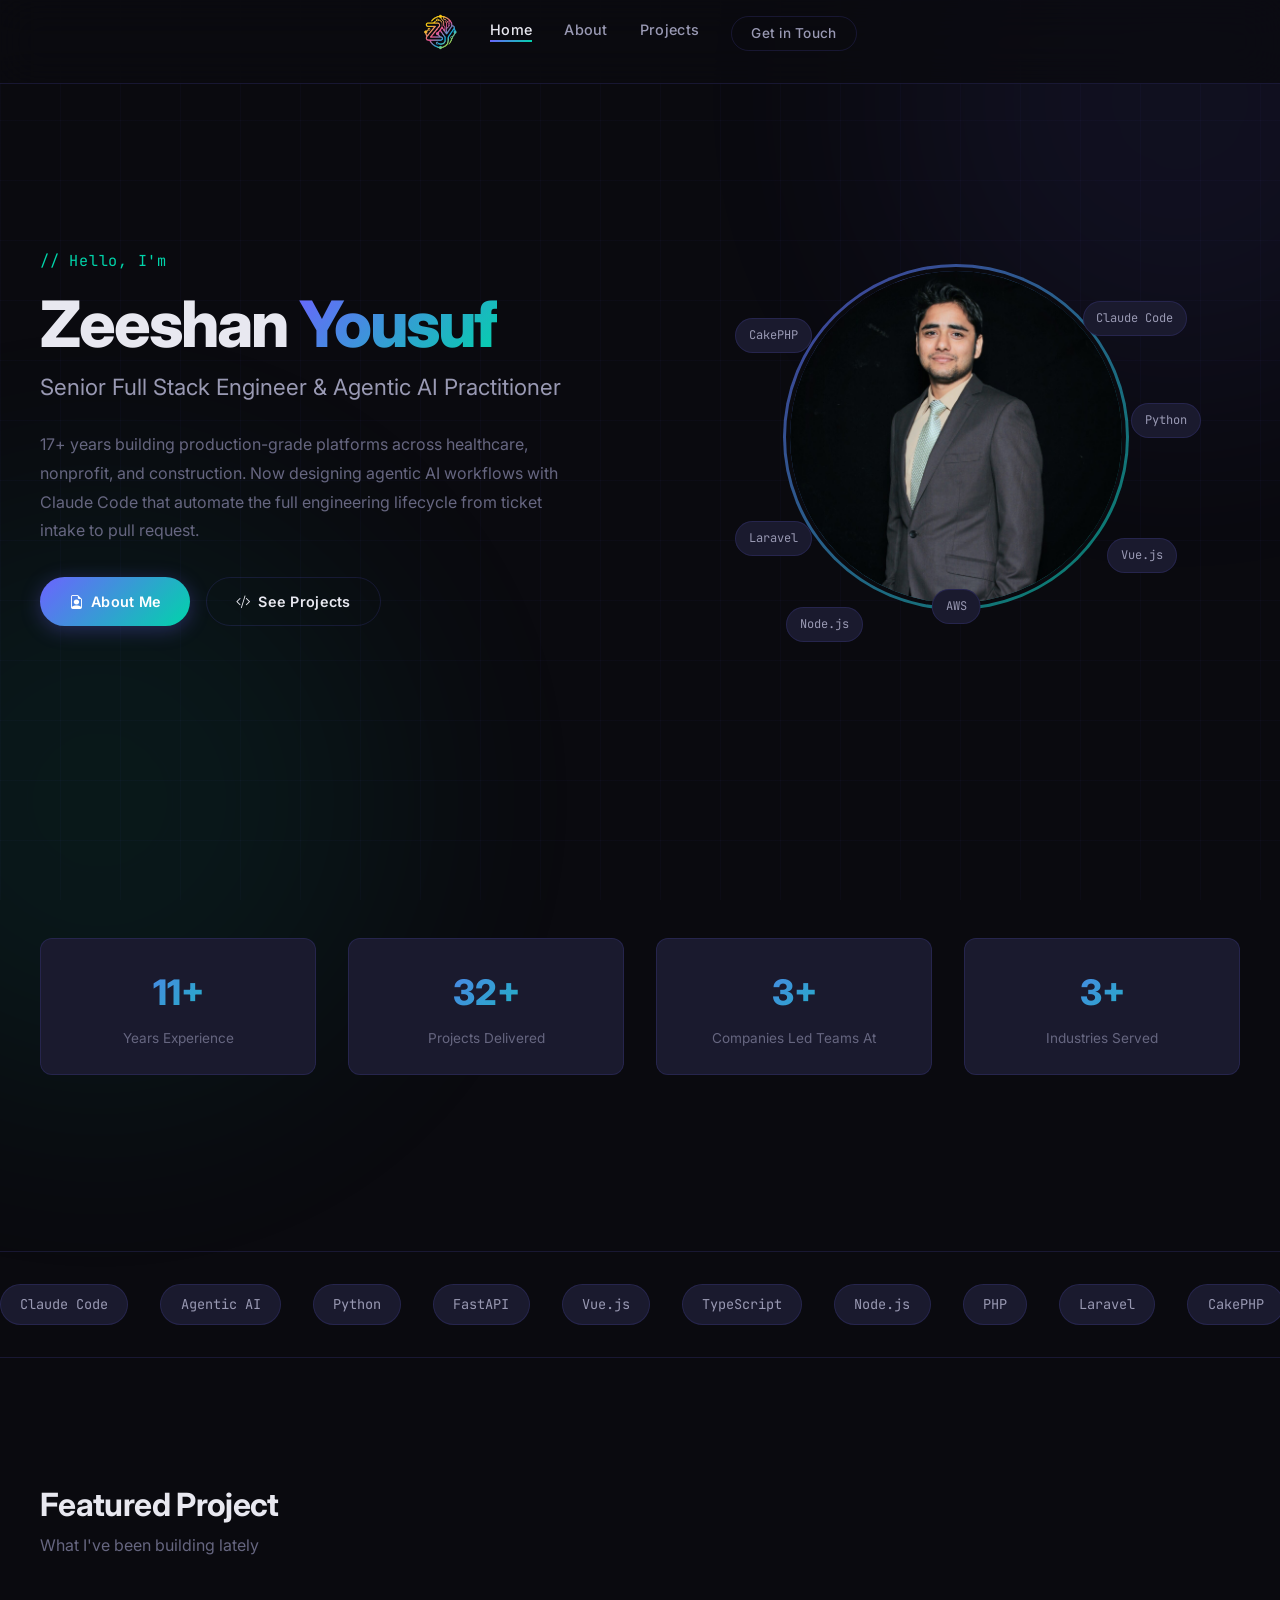
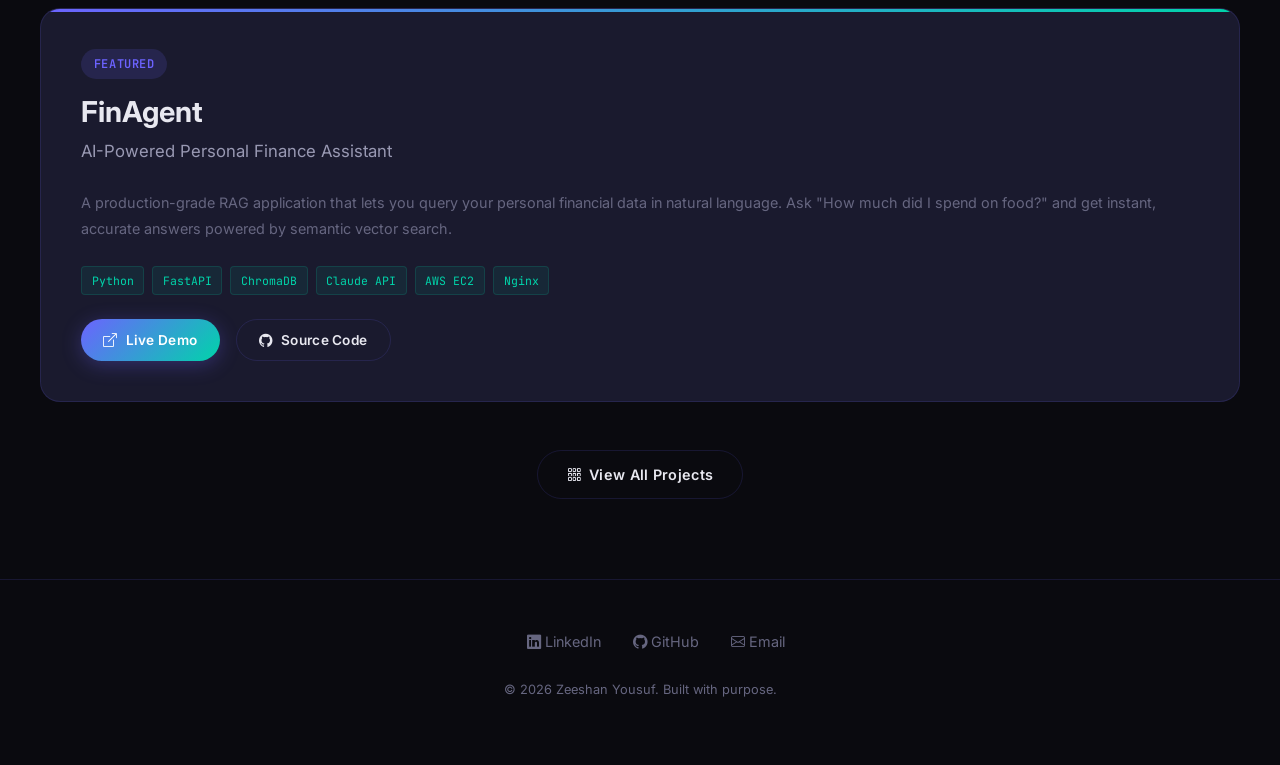
<file: index.html>
<!DOCTYPE html>
<html lang="en">
<head>
  <meta charset="UTF-8">
  <meta name="viewport" content="width=device-width, initial-scale=1.0">
  <title>Zeeshan Yousuf - Senior Full Stack Engineer & AI Practitioner</title>
  <meta name="description" content="Zeeshan Yousuf - Senior Full Stack Engineer & Agentic AI Practitioner with 17+ years of experience building production-grade web platforms and AI-powered systems.">
  <meta name="keywords" content="Zeeshan Yousuf, Full Stack Engineer, AI Engineer, Agentic AI, Software Developer, Vue.js, Node.js, Python, Cloud Architecture">
  <meta name="author" content="Zeeshan Yousuf">

  <!-- Open Graph -->
  <meta property="og:title" content="Zeeshan Yousuf - Senior Full Stack Engineer & AI Practitioner">
  <meta property="og:description" content="17+ years building production-grade web platforms. Now designing agentic AI workflows that automate the full engineering lifecycle.">
  <meta property="og:type" content="website">
  <meta property="og:url" content="https://zeeshanyousuf.io">

  <!-- Twitter Card -->
  <meta name="twitter:card" content="summary_large_image">
  <meta name="twitter:title" content="Zeeshan Yousuf - Senior Full Stack Engineer & AI Practitioner">

  <!-- JSON-LD Structured Data -->
  <script type="application/ld+json">
  {
    "@context": "https://schema.org",
    "@type": "Person",
    "name": "Zeeshan Yousuf",
    "url": "https://zeeshanyousuf.io",
    "jobTitle": "Senior Full Stack Engineer & Agentic AI Practitioner",
    "email": "zeeshan@zeeshanyousuf.io",
    "sameAs": [
      "https://linkedin.com/in/zeeshanyousuf",
      "https://github.com/ZeeshanYousuf"
    ],
    "knowsAbout": ["Full Stack Development", "Agentic AI", "Cloud Architecture", "Vue.js", "Node.js", "Python", "AWS"]
  }
  </script>

  <!-- Fonts -->
  <link rel="preconnect" href="https://fonts.googleapis.com">
  <link rel="preconnect" href="https://fonts.gstatic.com" crossorigin>
  <link href="https://fonts.googleapis.com/css2?family=Inter:wght@300;400;500;600;700;800&family=JetBrains+Mono:wght@400;500;700&display=swap" rel="stylesheet">

  <!-- Bootstrap 5 -->
  <link href="https://cdn.jsdelivr.net/npm/bootstrap@5.3.3/dist/css/bootstrap.min.css" rel="stylesheet">
  <!-- Bootstrap Icons -->
  <link href="https://cdn.jsdelivr.net/npm/bootstrap-icons@1.11.3/font/bootstrap-icons.min.css" rel="stylesheet">

  <link rel="stylesheet" href="styles.css">
  <link rel="icon" type="image/png" href="assets/logo.png">
  <link rel="canonical" href="https://zeeshanyousuf.io">
</head>
<body>

  <!-- Background Effects -->
  <div class="bg-grid"></div>
  <div class="bg-glow bg-glow-1"></div>
  <div class="bg-glow bg-glow-2"></div>

  <!-- Navigation -->
  <nav class="nav">
    <div class="nav-inner">
      <a href="index.html" class="nav-logo"><img src="assets/logo.png" alt="ZY" class="nav-logo-img"></a>
      <button class="nav-toggle" id="navToggle" aria-label="Toggle navigation">
        <span></span><span></span><span></span>
      </button>
      <ul class="nav-links" id="navLinks">
        <li><a href="index.html" class="active">Home</a></li>
        <li><a href="about.html">About</a></li>
        <li><a href="projects.html">Projects</a></li>
        <li><a href="mailto:zeeshan@zeeshanyousuf.io" class="btn btn-outline" style="padding: 0.4rem 1.2rem; font-size: 0.85rem;">Get in Touch</a></li>
      </ul>
    </div>
  </nav>

  <!-- Hero Section -->
  <section class="hero">
    <div class="hero-content">
      <div class="hero-text">
        <p class="hero-greeting">// Hello, I'm</p>
        <h1 class="hero-name">Zeeshan <span class="gradient-text">Yousuf</span></h1>
        <p class="hero-title">Senior Full Stack Engineer & Agentic AI Practitioner</p>
        <p class="hero-summary">
          17+ years building production-grade platforms across healthcare, nonprofit, and construction.
          Now designing agentic AI workflows with Claude Code that automate the full engineering lifecycle
          from ticket intake to pull request.
        </p>
        <div class="hero-cta">
          <a href="about.html" class="btn btn-primary">
            <i class="bi bi-file-earmark-person"></i> About Me
          </a>
          <a href="projects.html" class="btn btn-outline">
            <i class="bi bi-code-slash"></i> See Projects
          </a>
        </div>
      </div>

      <div class="hero-photo">
        <div class="photo-frame">
          <!-- Replace with your photo: <img src="assets/photo.jpg" alt="Zeeshan Yousuf"> -->
          <img src="assets/photo.JPG" alt="Zeeshan Yousuf" onerror="this.style.display='none';this.nextElementSibling.style.display='flex';">
          <div class="photo-placeholder" style="display:none;">
            <i class="bi bi-person-fill"></i>
          </div>
          <span class="tech-float">Claude Code</span>
          <span class="tech-float">Python</span>
          <span class="tech-float">Vue.js</span>
          <span class="tech-float">AWS</span>
          <span class="tech-float">Laravel</span>
          <span class="tech-float">CakePHP</span>
          <span class="tech-float">Node.js</span>
        </div>
      </div>
    </div>
  </section>

  <!-- Stats -->
  <section class="section">
    <div class="section-inner">
      <div class="stats">
        <div class="stat fade-in">
          <div class="stat-number" data-count="17">0</div>
          <div class="stat-label">Years Experience</div>
        </div>
        <div class="stat fade-in">
          <div class="stat-number" data-count="50">0</div>
          <div class="stat-label">Projects Delivered</div>
        </div>
        <div class="stat fade-in">
          <div class="stat-number" data-count="6">0</div>
          <div class="stat-label">Companies Led Teams At</div>
        </div>
        <div class="stat fade-in">
          <div class="stat-number" data-count="5">0</div>
          <div class="stat-label">Industries Served</div>
        </div>
      </div>
    </div>
  </section>

  <!-- Skills Marquee -->
  <section class="skills-marquee">
    <div class="marquee-track">
      <span class="skill-tag">Claude Code</span>
      <span class="skill-tag">Agentic AI</span>
      <span class="skill-tag">Python</span>
      <span class="skill-tag">FastAPI</span>
      <span class="skill-tag">Vue.js</span>
      <span class="skill-tag">TypeScript</span>
      <span class="skill-tag">Node.js</span>
      <span class="skill-tag">PHP</span>
      <span class="skill-tag">Laravel</span>
      <span class="skill-tag">CakePHP</span>
      <span class="skill-tag">AWS</span>
      <span class="skill-tag">Docker</span>
      <span class="skill-tag">MongoDB</span>
      <span class="skill-tag">MySQL</span>
      <span class="skill-tag">Redis</span>
      <span class="skill-tag">ChromaDB</span>
      <span class="skill-tag">REST APIs</span>
      <span class="skill-tag">CI/CD</span>
      <span class="skill-tag">Microservices</span>
      <span class="skill-tag">Stripe</span>
      <!-- Duplicate for seamless loop -->
      <span class="skill-tag">Claude Code</span>
      <span class="skill-tag">Agentic AI</span>
      <span class="skill-tag">Python</span>
      <span class="skill-tag">FastAPI</span>
      <span class="skill-tag">Vue.js</span>
      <span class="skill-tag">TypeScript</span>
      <span class="skill-tag">Node.js</span>
      <span class="skill-tag">PHP</span>
      <span class="skill-tag">Laravel</span>
      <span class="skill-tag">CakePHP</span>
      <span class="skill-tag">AWS</span>
      <span class="skill-tag">Docker</span>
      <span class="skill-tag">MongoDB</span>
      <span class="skill-tag">MySQL</span>
      <span class="skill-tag">Redis</span>
      <span class="skill-tag">ChromaDB</span>
      <span class="skill-tag">REST APIs</span>
      <span class="skill-tag">CI/CD</span>
      <span class="skill-tag">Microservices</span>
      <span class="skill-tag">Stripe</span>
    </div>
  </section>

  <!-- Featured Project Preview -->
  <section class="section">
    <div class="section-inner">
      <h2 class="section-title fade-in">Featured Project</h2>
      <p class="section-subtitle fade-in">What I've been building lately</p>

      <div class="project-hero fade-in">
        <span class="project-hero-badge">FEATURED</span>
        <h3 class="project-hero-title">FinAgent</h3>
        <p class="project-hero-subtitle">AI-Powered Personal Finance Assistant</p>
        <p class="project-hero-details" style="list-style: none;">
          A production-grade RAG application that lets you query your personal financial data
          in natural language. Ask "How much did I spend on food?" and get instant, accurate answers
          powered by semantic vector search.
        </p>
        <div class="project-hero-tech">
          <span class="tech-badge">Python</span>
          <span class="tech-badge">FastAPI</span>
          <span class="tech-badge">ChromaDB</span>
          <span class="tech-badge">Claude API</span>
          <span class="tech-badge">AWS EC2</span>
          <span class="tech-badge">Nginx</span>
        </div>
        <div class="project-hero-links">
          <a href="https://finagent.zeeshanyousuf.io" target="_blank" class="btn btn-primary" style="font-size:0.85rem; padding:0.6rem 1.4rem;">
            <i class="bi bi-box-arrow-up-right"></i> Live Demo
          </a>
          <a href="https://github.com/ZeeshanYousuf/finagent" target="_blank" class="btn btn-outline" style="font-size:0.85rem; padding:0.6rem 1.4rem;">
            <i class="bi bi-github"></i> Source Code
          </a>
        </div>
      </div>

      <div class="text-center">
        <a href="projects.html" class="btn btn-outline">
          <i class="bi bi-grid-3x3-gap"></i> View All Projects
        </a>
      </div>
    </div>
  </section>

  <!-- Footer -->
  <footer class="footer">
    <div class="footer-inner">
      <ul class="footer-links">
        <li><a href="https://linkedin.com/in/zeeshanyousuf" target="_blank"><i class="bi bi-linkedin"></i> LinkedIn</a></li>
        <li><a href="https://github.com/ZeeshanYousuf" target="_blank"><i class="bi bi-github"></i> GitHub</a></li>
        <li><a href="mailto:zeeshan@zeeshanyousuf.io"><i class="bi bi-envelope"></i> Email</a></li>
      </ul>
      <p class="footer-copy">&copy; 2026 Zeeshan Yousuf. Built with purpose.</p>
    </div>
  </footer>

  <!-- Bootstrap JS + jQuery -->
  <script src="https://code.jquery.com/jquery-3.7.1.min.js"></script>
  <script src="https://cdn.jsdelivr.net/npm/bootstrap@5.3.3/dist/js/bootstrap.bundle.min.js"></script>
  <script src="main.js"></script>
</body>
</html>
</file>
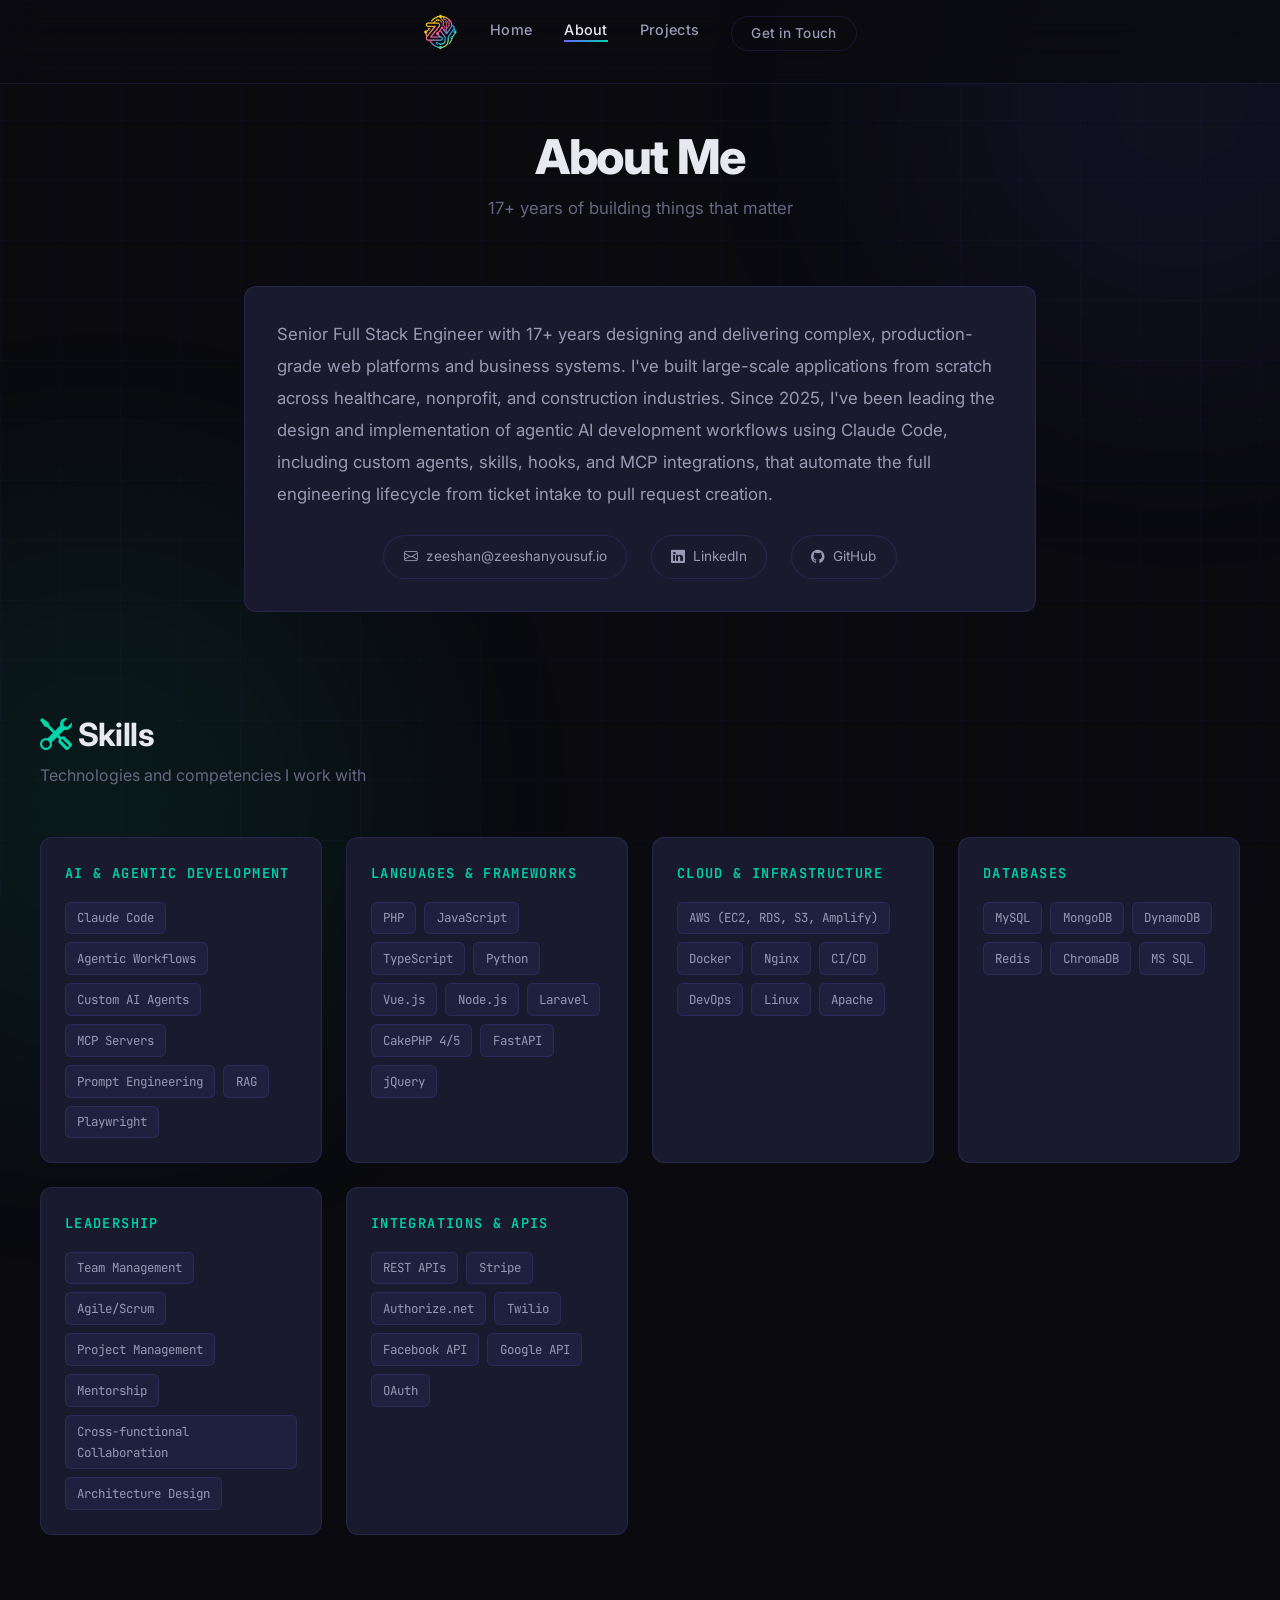
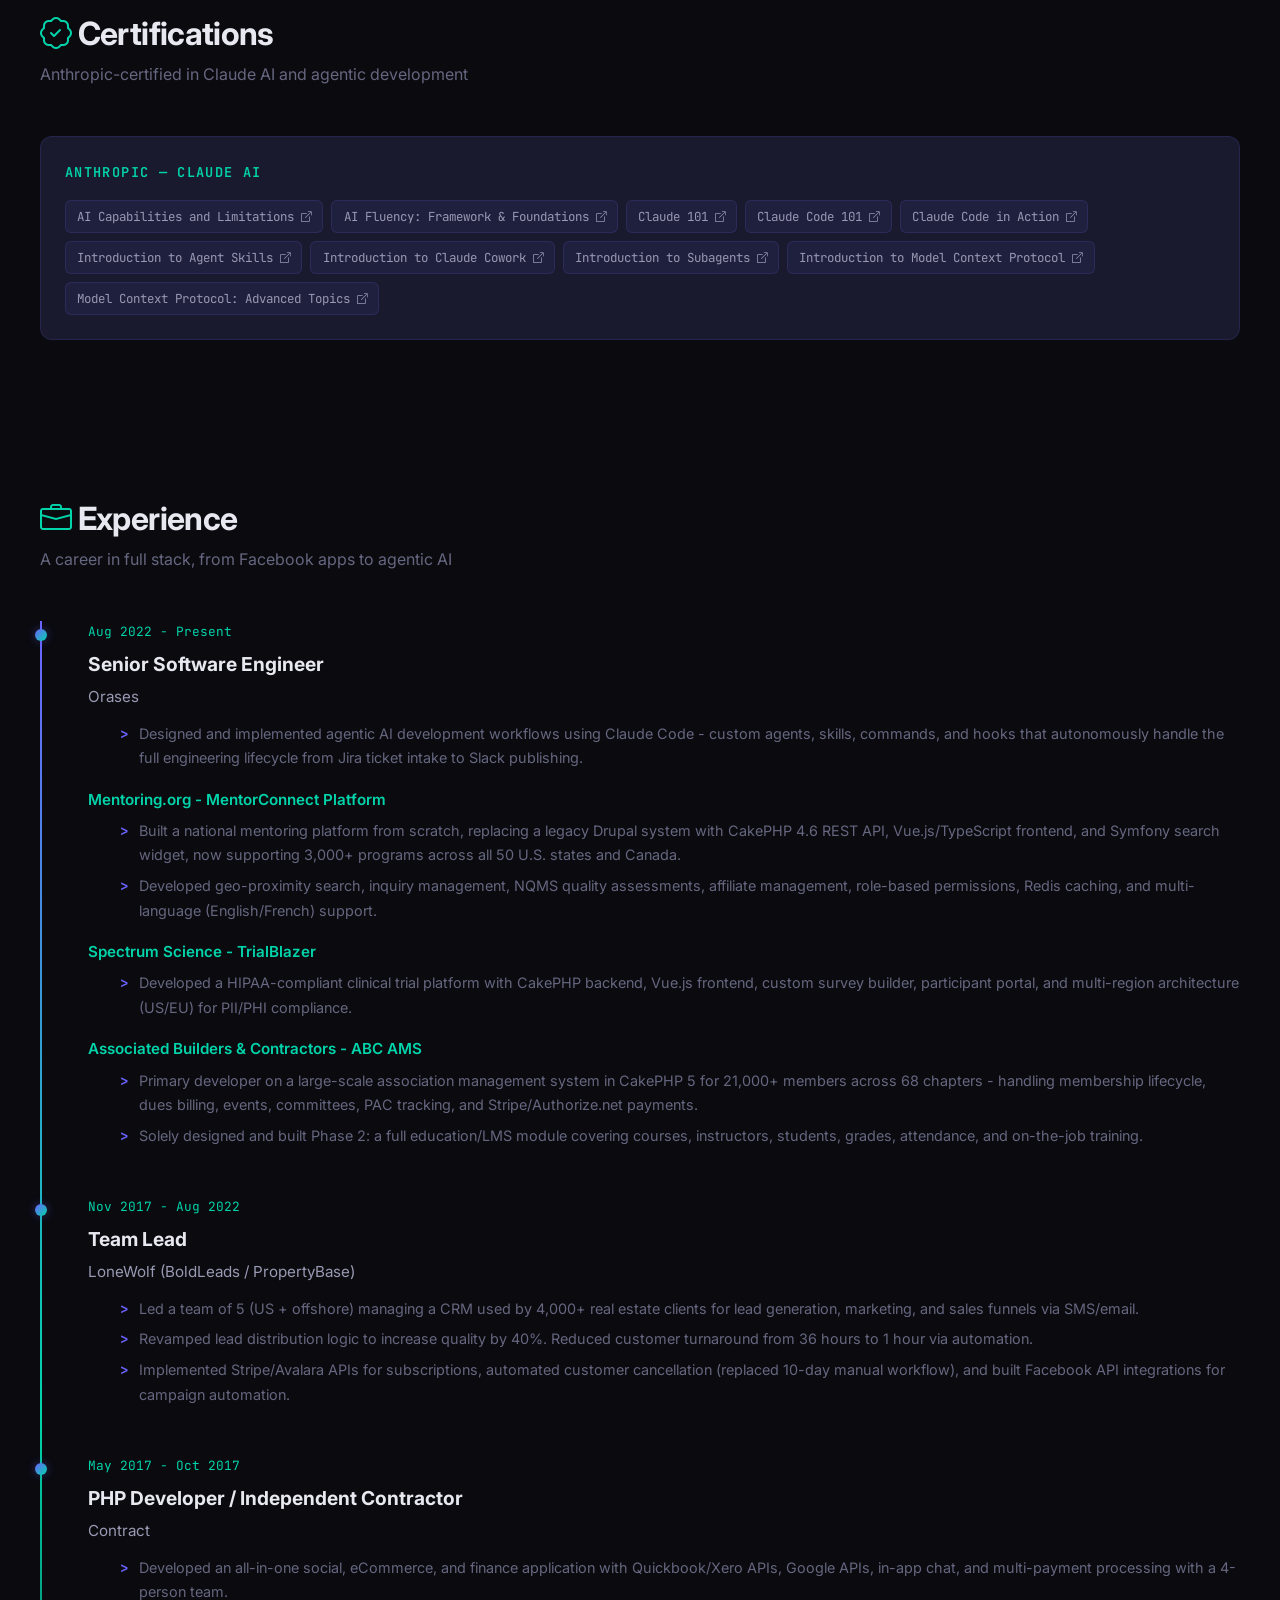
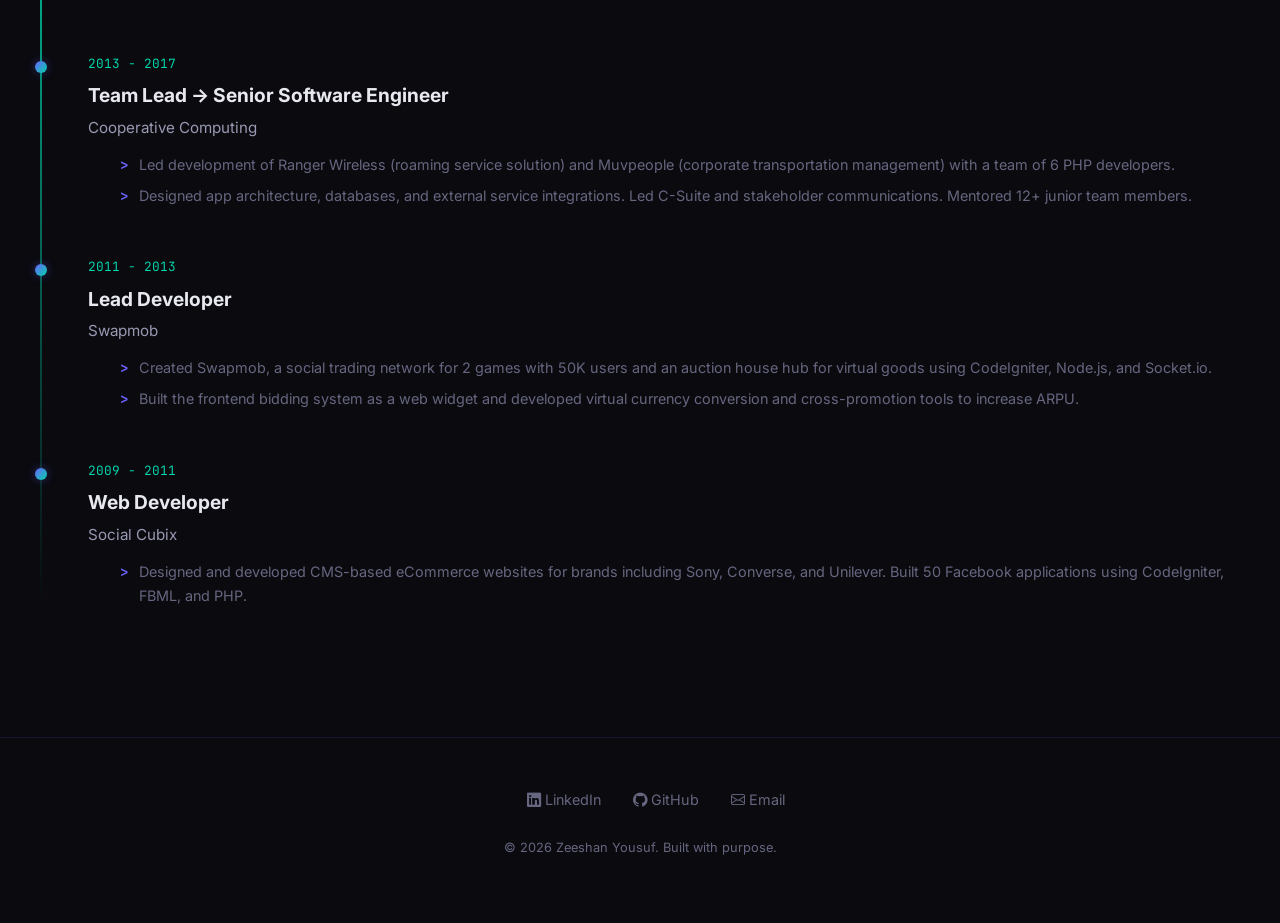
<file: about.html>
<!DOCTYPE html>
<html lang="en">
<head>
  <meta charset="UTF-8">
  <meta name="viewport" content="width=device-width, initial-scale=1.0">
  <title>About - Zeeshan Yousuf | Resume & Experience</title>
  <meta name="description" content="Zeeshan Yousuf's professional experience, skills, and career journey spanning 17+ years in full stack development and AI engineering.">

  <!-- Open Graph -->
  <meta property="og:title" content="About Zeeshan Yousuf - Resume & Experience">
  <meta property="og:description" content="17+ years of full stack engineering. From building 50-user social trading networks to 21,000+ member association management platforms.">
  <meta property="og:type" content="profile">
  <meta property="og:url" content="https://zeeshanyousuf.io/about.html">

  <!-- Fonts -->
  <link rel="preconnect" href="https://fonts.googleapis.com">
  <link rel="preconnect" href="https://fonts.gstatic.com" crossorigin>
  <link href="https://fonts.googleapis.com/css2?family=Inter:wght@300;400;500;600;700;800&family=JetBrains+Mono:wght@400;500;700&display=swap" rel="stylesheet">

  <!-- Bootstrap 5 -->
  <link href="https://cdn.jsdelivr.net/npm/bootstrap@5.3.3/dist/css/bootstrap.min.css" rel="stylesheet">
  <link href="https://cdn.jsdelivr.net/npm/bootstrap-icons@1.11.3/font/bootstrap-icons.min.css" rel="stylesheet">

  <link rel="stylesheet" href="styles.css">
  <link rel="icon" type="image/png" href="assets/logo.png">
  <link rel="canonical" href="https://zeeshanyousuf.io/about.html">
</head>
<body>

  <div class="bg-grid"></div>
  <div class="bg-glow bg-glow-1"></div>
  <div class="bg-glow bg-glow-2"></div>

  <!-- Navigation -->
  <nav class="nav">
    <div class="nav-inner">
      <a href="index.html" class="nav-logo"><img src="assets/logo.png" alt="ZY" class="nav-logo-img"></a>
      <button class="nav-toggle" id="navToggle" aria-label="Toggle navigation">
        <span></span><span></span><span></span>
      </button>
      <ul class="nav-links" id="navLinks">
        <li><a href="index.html">Home</a></li>
        <li><a href="about.html" class="active">About</a></li>
        <li><a href="projects.html">Projects</a></li>
        <li><a href="mailto:zeeshan@zeeshanyousuf.io" class="btn btn-outline" style="padding: 0.4rem 1.2rem; font-size: 0.85rem;">Get in Touch</a></li>
      </ul>
    </div>
  </nav>

  <!-- Page Header -->
  <header class="page-header">
    <h1 class="page-header-title">About <span class="gradient-text">Me</span></h1>
    <p class="page-header-sub">17+ years of building things that matter</p>
  </header>

  <!-- Summary Section -->
  <section class="section" style="padding-top: 0;">
    <div class="section-inner">
      <div class="row justify-content-center">
        <div class="col-lg-8">
          <div class="exp-card fade-in">
            <p style="font-size: 1.05rem; line-height: 1.9; color: var(--text-secondary);">
              Senior Full Stack Engineer with 17+ years designing and delivering complex, production-grade
              web platforms and business systems. I've built large-scale applications from scratch across
              healthcare, nonprofit, and construction industries. Since 2025, I've been leading the design
              and implementation of agentic AI development workflows using Claude Code, including custom
              agents, skills, hooks, and MCP integrations, that automate the full engineering lifecycle
              from ticket intake to pull request creation.
            </p>
            <div class="contact-links" style="margin-top: 1.5rem;">
              <a href="mailto:zeeshan@zeeshanyousuf.io" class="contact-link">
                <i class="bi bi-envelope"></i> zeeshan@zeeshanyousuf.io
              </a>
              <a href="https://linkedin.com/in/zeeshanyousuf" target="_blank" class="contact-link">
                <i class="bi bi-linkedin"></i> LinkedIn
              </a>
              <a href="https://github.com/ZeeshanYousuf" target="_blank" class="contact-link">
                <i class="bi bi-github"></i> GitHub
              </a>
            </div>
          </div>
        </div>
      </div>
    </div>
  </section>

  <!-- Skills Section -->
  <section class="section" style="padding-top: 0;">
    <div class="section-inner">
      <h2 class="section-title fade-in"><i class="bi bi-tools" style="color: var(--accent-2);"></i> Skills</h2>
      <p class="section-subtitle fade-in">Technologies and competencies I work with</p>

      <div class="skills-grid">
        <div class="skill-category fade-in">
          <div class="skill-category-title">AI & Agentic Development</div>
          <div class="skill-tags">
            <span class="skill-tag-sm">Claude Code</span>
            <span class="skill-tag-sm">Agentic Workflows</span>
            <span class="skill-tag-sm">Custom AI Agents</span>
            <span class="skill-tag-sm">MCP Servers</span>
            <span class="skill-tag-sm">Prompt Engineering</span>
            <span class="skill-tag-sm">RAG</span>
            <span class="skill-tag-sm">Playwright</span>
          </div>
        </div>

        <div class="skill-category fade-in">
          <div class="skill-category-title">Languages & Frameworks</div>
          <div class="skill-tags">
            <span class="skill-tag-sm">PHP</span>
            <span class="skill-tag-sm">JavaScript</span>
            <span class="skill-tag-sm">TypeScript</span>
            <span class="skill-tag-sm">Python</span>
            <span class="skill-tag-sm">Vue.js</span>
            <span class="skill-tag-sm">Node.js</span>
            <span class="skill-tag-sm">Laravel</span>
            <span class="skill-tag-sm">CakePHP 4/5</span>
            <span class="skill-tag-sm">FastAPI</span>
            <span class="skill-tag-sm">jQuery</span>
          </div>
        </div>

        <div class="skill-category fade-in">
          <div class="skill-category-title">Cloud & Infrastructure</div>
          <div class="skill-tags">
            <span class="skill-tag-sm">AWS (EC2, RDS, S3, Amplify)</span>
            <span class="skill-tag-sm">Docker</span>
            <span class="skill-tag-sm">Nginx</span>
            <span class="skill-tag-sm">CI/CD</span>
            <span class="skill-tag-sm">DevOps</span>
            <span class="skill-tag-sm">Linux</span>
            <span class="skill-tag-sm">Apache</span>
          </div>
        </div>

        <div class="skill-category fade-in">
          <div class="skill-category-title">Databases</div>
          <div class="skill-tags">
            <span class="skill-tag-sm">MySQL</span>
            <span class="skill-tag-sm">MongoDB</span>
            <span class="skill-tag-sm">DynamoDB</span>
            <span class="skill-tag-sm">Redis</span>
            <span class="skill-tag-sm">ChromaDB</span>
            <span class="skill-tag-sm">MS SQL</span>
          </div>
        </div>

        <div class="skill-category fade-in">
          <div class="skill-category-title">Leadership</div>
          <div class="skill-tags">
            <span class="skill-tag-sm">Team Management</span>
            <span class="skill-tag-sm">Agile/Scrum</span>
            <span class="skill-tag-sm">Project Management</span>
            <span class="skill-tag-sm">Mentorship</span>
            <span class="skill-tag-sm">Cross-functional Collaboration</span>
            <span class="skill-tag-sm">Architecture Design</span>
          </div>
        </div>

        <div class="skill-category fade-in">
          <div class="skill-category-title">Integrations & APIs</div>
          <div class="skill-tags">
            <span class="skill-tag-sm">REST APIs</span>
            <span class="skill-tag-sm">Stripe</span>
            <span class="skill-tag-sm">Authorize.net</span>
            <span class="skill-tag-sm">Twilio</span>
            <span class="skill-tag-sm">Facebook API</span>
            <span class="skill-tag-sm">Google API</span>
            <span class="skill-tag-sm">OAuth</span>
          </div>
        </div>
      </div>
    </div>
  </section>

  <!-- Certifications -->
  <section class="section" style="padding-top: 0;">
    <div class="section-inner">
      <h2 class="section-title fade-in"><i class="bi bi-patch-check" style="color: var(--accent-2);"></i> Certifications</h2>
      <p class="section-subtitle fade-in">Anthropic-certified in Claude AI and agentic development</p>

      <div class="skills-grid">
        <div class="skill-category fade-in">
          <div class="skill-category-title">Anthropic — Claude AI</div>
          <div class="skill-tags">
            <a href="https://verify.skilljar.com/c/55cd2pvhzqme" target="_blank" class="skill-tag-sm" style="text-decoration:none; cursor:pointer;">AI Capabilities and Limitations <i class="bi bi-box-arrow-up-right" style="font-size:0.65rem;"></i></a>
            <a href="https://verify.skilljar.com/c/82k3gqdvpage" target="_blank" class="skill-tag-sm" style="text-decoration:none; cursor:pointer;">AI Fluency: Framework & Foundations <i class="bi bi-box-arrow-up-right" style="font-size:0.65rem;"></i></a>
            <a href="https://verify.skilljar.com/c/cnu9odo2nwbo" target="_blank" class="skill-tag-sm" style="text-decoration:none; cursor:pointer;">Claude 101 <i class="bi bi-box-arrow-up-right" style="font-size:0.65rem;"></i></a>
            <a href="https://verify.skilljar.com/c/m3tmjd3rupy8" target="_blank" class="skill-tag-sm" style="text-decoration:none; cursor:pointer;">Claude Code 101 <i class="bi bi-box-arrow-up-right" style="font-size:0.65rem;"></i></a>
            <a href="https://verify.skilljar.com/c/d8w43v5vxqzg" target="_blank" class="skill-tag-sm" style="text-decoration:none; cursor:pointer;">Claude Code in Action <i class="bi bi-box-arrow-up-right" style="font-size:0.65rem;"></i></a>
            <a href="https://verify.skilljar.com/c/hnwmmk3ovwit" target="_blank" class="skill-tag-sm" style="text-decoration:none; cursor:pointer;">Introduction to Agent Skills <i class="bi bi-box-arrow-up-right" style="font-size:0.65rem;"></i></a>
            <a href="https://verify.skilljar.com/c/wr44y57xysqo" target="_blank" class="skill-tag-sm" style="text-decoration:none; cursor:pointer;">Introduction to Claude Cowork <i class="bi bi-box-arrow-up-right" style="font-size:0.65rem;"></i></a>
            <a href="https://verify.skilljar.com/c/cuav5ae2yact" target="_blank" class="skill-tag-sm" style="text-decoration:none; cursor:pointer;">Introduction to Subagents <i class="bi bi-box-arrow-up-right" style="font-size:0.65rem;"></i></a>
            <a href="https://verify.skilljar.com/c/bdsyb9asdkf7" target="_blank" class="skill-tag-sm" style="text-decoration:none; cursor:pointer;">Introduction to Model Context Protocol <i class="bi bi-box-arrow-up-right" style="font-size:0.65rem;"></i></a>
            <a href="https://verify.skilljar.com/c/3jx788g79xiq" target="_blank" class="skill-tag-sm" style="text-decoration:none; cursor:pointer;">Model Context Protocol: Advanced Topics <i class="bi bi-box-arrow-up-right" style="font-size:0.65rem;"></i></a>
          </div>
        </div>
      </div>
    </div>
  </section>

  <!-- Experience Timeline -->
  <section class="section">
    <div class="section-inner">
      <h2 class="section-title fade-in"><i class="bi bi-briefcase" style="color: var(--accent-2);"></i> Experience</h2>
      <p class="section-subtitle fade-in">A career in full stack, from Facebook apps to agentic AI</p>

      <div class="timeline">

        <!-- Orases -->
        <div class="timeline-item">
          <div class="timeline-date">Aug 2022 - Present</div>
          <div class="timeline-role">Senior Software Engineer</div>
          <div class="timeline-company">Orases</div>
          <div class="timeline-desc">
            <ul>
              <li>Designed and implemented agentic AI development workflows using Claude Code - custom agents, skills, commands, and hooks that autonomously handle the full engineering lifecycle from Jira ticket intake to Slack publishing.</li>
            </ul>
          </div>

          <div class="timeline-project">Mentoring.org - MentorConnect Platform</div>
          <div class="timeline-desc">
            <ul>
              <li>Built a national mentoring platform from scratch, replacing a legacy Drupal system with CakePHP 4.6 REST API, Vue.js/TypeScript frontend, and Symfony search widget, now supporting 3,000+ programs across all 50 U.S. states and Canada.</li>
              <li>Developed geo-proximity search, inquiry management, NQMS quality assessments, affiliate management, role-based permissions, Redis caching, and multi-language (English/French) support.</li>
            </ul>
          </div>

          <div class="timeline-project">Spectrum Science - TrialBlazer</div>
          <div class="timeline-desc">
            <ul>
              <li>Developed a HIPAA-compliant clinical trial platform with CakePHP backend, Vue.js frontend, custom survey builder, participant portal, and multi-region architecture (US/EU) for PII/PHI compliance.</li>
            </ul>
          </div>

          <div class="timeline-project">Associated Builders & Contractors - ABC AMS</div>
          <div class="timeline-desc">
            <ul>
              <li>Primary developer on a large-scale association management system in CakePHP 5 for 21,000+ members across 68 chapters - handling membership lifecycle, dues billing, events, committees, PAC tracking, and Stripe/Authorize.net payments.</li>
              <li>Solely designed and built Phase 2: a full education/LMS module covering courses, instructors, students, grades, attendance, and on-the-job training.</li>
            </ul>
          </div>
        </div>

        <!-- LoneWolf -->
        <div class="timeline-item">
          <div class="timeline-date">Nov 2017 - Aug 2022</div>
          <div class="timeline-role">Team Lead</div>
          <div class="timeline-company">LoneWolf (BoldLeads / PropertyBase)</div>
          <div class="timeline-desc">
            <ul>
              <li>Led a team of 5 (US + offshore) managing a CRM used by 4,000+ real estate clients for lead generation, marketing, and sales funnels via SMS/email.</li>
              <li>Revamped lead distribution logic to increase quality by 40%. Reduced customer turnaround from 36 hours to 1 hour via automation.</li>
              <li>Implemented Stripe/Avalara APIs for subscriptions, automated customer cancellation (replaced 10-day manual workflow), and built Facebook API integrations for campaign automation.</li>
            </ul>
          </div>
        </div>

        <!-- Independent -->
        <div class="timeline-item">
          <div class="timeline-date">May 2017 - Oct 2017</div>
          <div class="timeline-role">PHP Developer / Independent Contractor</div>
          <div class="timeline-company">Contract</div>
          <div class="timeline-desc">
            <ul>
              <li>Developed an all-in-one social, eCommerce, and finance application with Quickbook/Xero APIs, Google APIs, in-app chat, and multi-payment processing with a 4-person team.</li>
            </ul>
          </div>
        </div>

        <!-- Cooperative Computing -->
        <div class="timeline-item">
          <div class="timeline-date">2013 - 2017</div>
          <div class="timeline-role">Team Lead → Senior Software Engineer</div>
          <div class="timeline-company">Cooperative Computing</div>
          <div class="timeline-desc">
            <ul>
              <li>Led development of Ranger Wireless (roaming service solution) and Muvpeople (corporate transportation management) with a team of 6 PHP developers.</li>
              <li>Designed app architecture, databases, and external service integrations. Led C-Suite and stakeholder communications. Mentored 12+ junior team members.</li>
            </ul>
          </div>
        </div>

        <!-- Swapmob -->
        <div class="timeline-item">
          <div class="timeline-date">2011 - 2013</div>
          <div class="timeline-role">Lead Developer</div>
          <div class="timeline-company">Swapmob</div>
          <div class="timeline-desc">
            <ul>
              <li>Created Swapmob, a social trading network for 2 games with 50K users and an auction house hub for virtual goods using CodeIgniter, Node.js, and Socket.io.</li>
              <li>Built the frontend bidding system as a web widget and developed virtual currency conversion and cross-promotion tools to increase ARPU.</li>
            </ul>
          </div>
        </div>

        <!-- Social Cubix -->
        <div class="timeline-item">
          <div class="timeline-date">2009 - 2011</div>
          <div class="timeline-role">Web Developer</div>
          <div class="timeline-company">Social Cubix</div>
          <div class="timeline-desc">
            <ul>
              <li>Designed and developed CMS-based eCommerce websites for brands including Sony, Converse, and Unilever. Built 50 Facebook applications using CodeIgniter, FBML, and PHP.</li>
            </ul>
          </div>
        </div>

      </div>
    </div>
  </section>

  <!-- Download Resume CTA -->
  <!--<section class="section" style="padding-top:0;">
    <div class="section-inner text-center">
      <div class="exp-card fade-in" style="display: inline-block; padding: 2rem 3rem;">
        <p style="color: var(&#45;&#45;text-secondary); margin-bottom: 1rem;">Want the full details?</p>
        <a href="assets/Zeeshan-Yousuf-Resume.pdf" class="btn btn-primary" download>
          <i class="bi bi-download"></i> Download Resume (PDF)
        </a>
      </div>
    </div>
  </section>-->

  <!-- Footer -->
  <footer class="footer">
    <div class="footer-inner">
      <ul class="footer-links">
        <li><a href="https://linkedin.com/in/zeeshanyousuf" target="_blank"><i class="bi bi-linkedin"></i> LinkedIn</a></li>
        <li><a href="https://github.com/ZeeshanYousuf" target="_blank"><i class="bi bi-github"></i> GitHub</a></li>
        <li><a href="mailto:zeeshan@zeeshanyousuf.io"><i class="bi bi-envelope"></i> Email</a></li>
      </ul>
      <p class="footer-copy">&copy; 2026 Zeeshan Yousuf. Built with purpose.</p>
    </div>
  </footer>

  <script src="https://code.jquery.com/jquery-3.7.1.min.js"></script>
  <script src="https://cdn.jsdelivr.net/npm/bootstrap@5.3.3/dist/js/bootstrap.bundle.min.js"></script>
  <script src="main.js"></script>
</body>
</html>
</file>
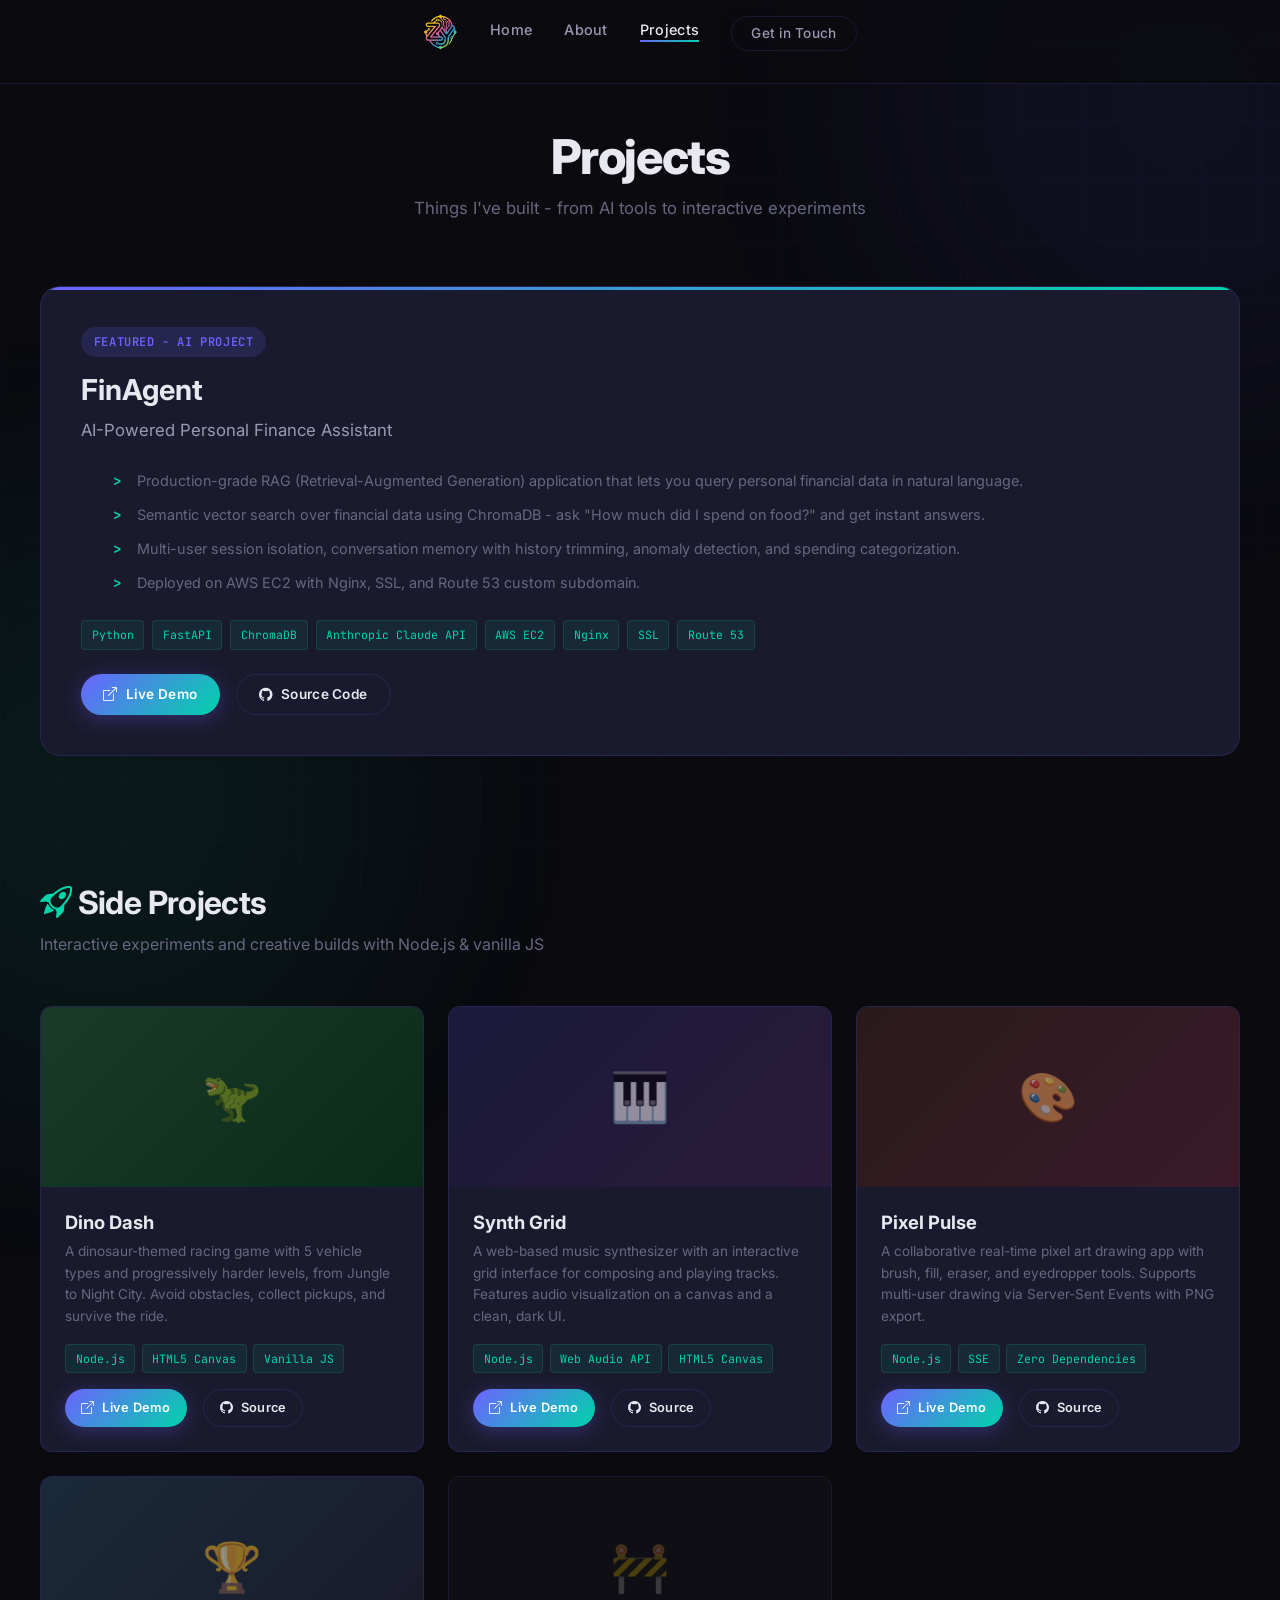
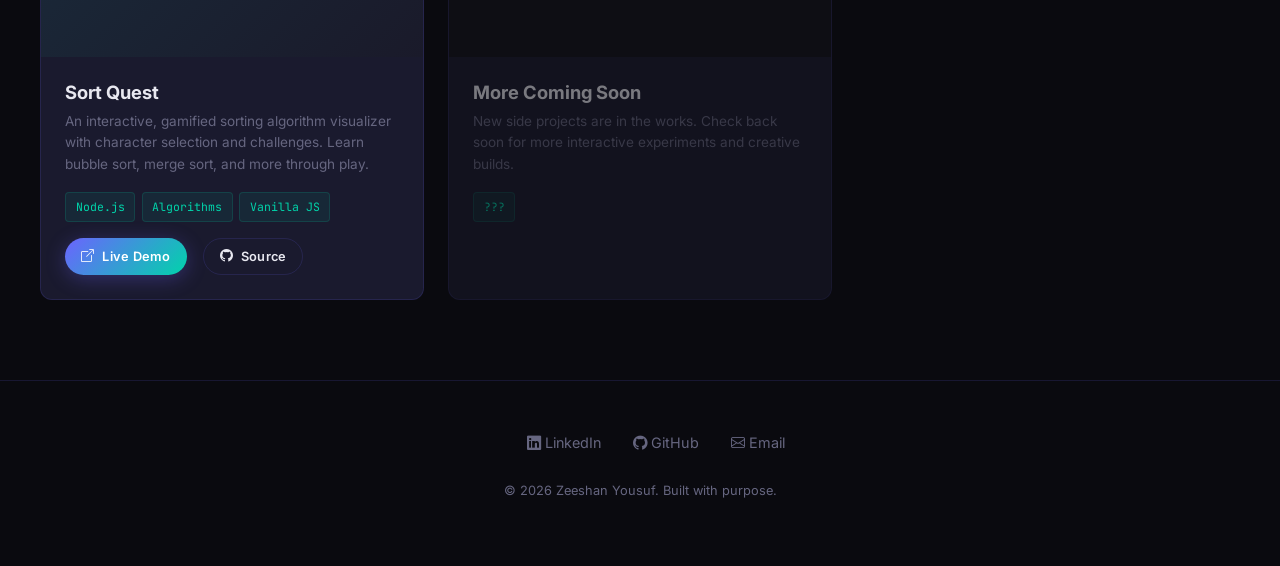
<file: projects.html>
<!DOCTYPE html>
<html lang="en">
<head>
  <meta charset="UTF-8">
  <meta name="viewport" content="width=device-width, initial-scale=1.0">
  <title>Projects - Zeeshan Yousuf | FinAgent, Side Projects & More</title>
  <meta name="description" content="Projects by Zeeshan Yousuf - FinAgent (AI-powered finance assistant), interactive web games, music synthesizers, and more.">

  <!-- Open Graph -->
  <meta property="og:title" content="Projects by Zeeshan Yousuf">
  <meta property="og:description" content="From AI-powered finance tools to interactive web games. Explore projects built with Python, Node.js, and vanilla JS.">
  <meta property="og:type" content="website">
  <meta property="og:url" content="https://zeeshanyousuf.io/projects.html">

  <!-- Fonts -->
  <link rel="preconnect" href="https://fonts.googleapis.com">
  <link rel="preconnect" href="https://fonts.gstatic.com" crossorigin>
  <link href="https://fonts.googleapis.com/css2?family=Inter:wght@300;400;500;600;700;800&family=JetBrains+Mono:wght@400;500;700&display=swap" rel="stylesheet">

  <!-- Bootstrap 5 -->
  <link href="https://cdn.jsdelivr.net/npm/bootstrap@5.3.3/dist/css/bootstrap.min.css" rel="stylesheet">
  <link href="https://cdn.jsdelivr.net/npm/bootstrap-icons@1.11.3/font/bootstrap-icons.min.css" rel="stylesheet">

  <link rel="stylesheet" href="styles.css">
  <link rel="icon" type="image/png" href="assets/logo.png">
  <link rel="canonical" href="https://zeeshanyousuf.io/projects.html">
</head>
<body>

  <div class="bg-grid"></div>
  <div class="bg-glow bg-glow-1"></div>
  <div class="bg-glow bg-glow-2"></div>

  <!-- Navigation -->
  <nav class="nav">
    <div class="nav-inner">
      <a href="index.html" class="nav-logo"><img src="assets/logo.png" alt="ZY" class="nav-logo-img"></a>
      <button class="nav-toggle" id="navToggle" aria-label="Toggle navigation">
        <span></span><span></span><span></span>
      </button>
      <ul class="nav-links" id="navLinks">
        <li><a href="index.html">Home</a></li>
        <li><a href="about.html">About</a></li>
        <li><a href="projects.html" class="active">Projects</a></li>
        <li><a href="mailto:zeeshan@zeeshanyousuf.io" class="btn btn-outline" style="padding: 0.4rem 1.2rem; font-size: 0.85rem;">Get in Touch</a></li>
      </ul>
    </div>
  </nav>

  <!-- Page Header -->
  <header class="page-header">
    <h1 class="page-header-title"><span class="gradient-text">Projects</span></h1>
    <p class="page-header-sub">Things I've built - from AI tools to interactive experiments</p>
  </header>

  <!-- Hero Project: FinAgent -->
  <section class="section" style="padding-top: 0;">
    <div class="section-inner">
      <div class="project-hero fade-in">
        <span class="project-hero-badge">FEATURED - AI PROJECT</span>
        <h2 class="project-hero-title">FinAgent</h2>
        <p class="project-hero-subtitle">AI-Powered Personal Finance Assistant</p>
        <ul class="project-hero-details">
          <li>Production-grade RAG (Retrieval-Augmented Generation) application that lets you query personal financial data in natural language.</li>
          <li>Semantic vector search over financial data using ChromaDB - ask "How much did I spend on food?" and get instant answers.</li>
          <li>Multi-user session isolation, conversation memory with history trimming, anomaly detection, and spending categorization.</li>
          <li>Deployed on AWS EC2 with Nginx, SSL, and Route 53 custom subdomain.</li>
        </ul>
        <div class="project-hero-tech">
          <span class="tech-badge">Python</span>
          <span class="tech-badge">FastAPI</span>
          <span class="tech-badge">ChromaDB</span>
          <span class="tech-badge">Anthropic Claude API</span>
          <span class="tech-badge">AWS EC2</span>
          <span class="tech-badge">Nginx</span>
          <span class="tech-badge">SSL</span>
          <span class="tech-badge">Route 53</span>
        </div>
        <div class="project-hero-links">
          <a href="https://finagent.zeeshanyousuf.io" target="_blank" class="btn btn-primary" style="font-size:0.85rem; padding:0.6rem 1.4rem;">
            <i class="bi bi-box-arrow-up-right"></i> Live Demo
          </a>
          <a href="https://github.com/ZeeshanYousuf/finagent" target="_blank" class="btn btn-outline" style="font-size:0.85rem; padding:0.6rem 1.4rem;">
            <i class="bi bi-github"></i> Source Code
          </a>
        </div>
      </div>
    </div>
  </section>

  <!-- Side Projects -->
  <section class="section" style="padding-top: 0;">
    <div class="section-inner">
      <h2 class="section-title fade-in"><i class="bi bi-rocket-takeoff" style="color: var(--accent-2);"></i> Side Projects</h2>
      <p class="section-subtitle fade-in">Interactive experiments and creative builds with Node.js & vanilla JS</p>

      <div class="projects-grid">

        <!-- Dino Dash -->
        <div class="project-card fade-in">
          <div class="project-card-preview" style="background: linear-gradient(135deg, #1a3a2a, #0a2a1a);">
            <div class="project-card-icon">🦖</div>
          </div>
          <div class="project-card-body">
            <h3 class="project-card-title">Dino Dash</h3>
            <p class="project-card-desc">
              A dinosaur-themed racing game with 5 vehicle types and progressively harder levels, from Jungle to Night City. Avoid obstacles, collect pickups, and survive the ride.
            </p>
            <div class="project-card-tech">
              <span class="tech-badge">Node.js</span>
              <span class="tech-badge">HTML5 Canvas</span>
              <span class="tech-badge">Vanilla JS</span>
            </div>
            <div class="project-hero-links" style="margin-top: 1rem;">
              <a href="https://dino-dash.zeeshanyousuf.io" target="_blank" class="btn btn-primary" style="font-size:0.8rem; padding:0.5rem 1rem;"><i class="bi bi-box-arrow-up-right"></i> Live Demo</a>
              <a href="https://github.com/ZeeshanYousuf/dino-dash" target="_blank" class="btn btn-outline" style="font-size:0.8rem; padding:0.5rem 1rem;"><i class="bi bi-github"></i> Source</a>
            </div>
          </div>
        </div>

        <!-- Synth Grid -->
        <div class="project-card fade-in">
          <div class="project-card-preview" style="background: linear-gradient(135deg, #1a1a3a, #2a1a3a);">
            <div class="project-card-icon">🎹</div>
          </div>
          <div class="project-card-body">
            <h3 class="project-card-title">Synth Grid</h3>
            <p class="project-card-desc">
              A web-based music synthesizer with an interactive grid interface for composing and playing tracks. Features audio visualization on a canvas and a clean, dark UI.
            </p>
            <div class="project-card-tech">
              <span class="tech-badge">Node.js</span>
              <span class="tech-badge">Web Audio API</span>
              <span class="tech-badge">HTML5 Canvas</span>
            </div>
            <div class="project-hero-links" style="margin-top: 1rem;">
              <a href="https://synth-grid.zeeshanyousuf.io" target="_blank" class="btn btn-primary" style="font-size:0.8rem; padding:0.5rem 1rem;"><i class="bi bi-box-arrow-up-right"></i> Live Demo</a>
              <a href="https://github.com/ZeeshanYousuf/synth-grid" target="_blank" class="btn btn-outline" style="font-size:0.8rem; padding:0.5rem 1rem;"><i class="bi bi-github"></i> Source</a>
            </div>
          </div>
        </div>

        <!-- Pixel Pulse -->
        <div class="project-card fade-in">
          <div class="project-card-preview" style="background: linear-gradient(135deg, #2a1a1a, #3a1a2a);">
            <div class="project-card-icon">🎨</div>
          </div>
          <div class="project-card-body">
            <h3 class="project-card-title">Pixel Pulse</h3>
            <p class="project-card-desc">
              A collaborative real-time pixel art drawing app with brush, fill, eraser, and eyedropper tools. Supports multi-user drawing via Server-Sent Events with PNG export.
            </p>
            <div class="project-card-tech">
              <span class="tech-badge">Node.js</span>
              <span class="tech-badge">SSE</span>
              <span class="tech-badge">Zero Dependencies</span>
            </div>
            <div class="project-hero-links" style="margin-top: 1rem;">
              <a href="https://pixel-pulse.zeeshanyousuf.io" target="_blank" class="btn btn-primary" style="font-size:0.8rem; padding:0.5rem 1rem;"><i class="bi bi-box-arrow-up-right"></i> Live Demo</a>
              <a href="https://github.com/ZeeshanYousuf/pixel-pulse" target="_blank" class="btn btn-outline" style="font-size:0.8rem; padding:0.5rem 1rem;"><i class="bi bi-github"></i> Source</a>
            </div>
          </div>
        </div>

        <!-- Sort Quest -->
        <div class="project-card fade-in">
          <div class="project-card-preview" style="background: linear-gradient(135deg, #1a2a3a, #1a1a2a);">
            <div class="project-card-icon">🏆</div>
          </div>
          <div class="project-card-body">
            <h3 class="project-card-title">Sort Quest</h3>
            <p class="project-card-desc">
              An interactive, gamified sorting algorithm visualizer with character selection and challenges. Learn bubble sort, merge sort, and more through play.
            </p>
            <div class="project-card-tech">
              <span class="tech-badge">Node.js</span>
              <span class="tech-badge">Algorithms</span>
              <span class="tech-badge">Vanilla JS</span>
            </div>
            <div class="project-hero-links" style="margin-top: 1rem;">
              <a href="https://sort-quest.zeeshanyousuf.io" target="_blank" class="btn btn-primary" style="font-size:0.8rem; padding:0.5rem 1rem;"><i class="bi bi-box-arrow-up-right"></i> Live Demo</a>
              <a href="https://github.com/ZeeshanYousuf/sort-quest" target="_blank" class="btn btn-outline" style="font-size:0.8rem; padding:0.5rem 1rem;"><i class="bi bi-github"></i> Source</a>
            </div>
          </div>
        </div>

        <!-- Coming Soon Placeholder -->
        <div class="project-card fade-in" style="cursor: default; opacity: 0.5;">
          <div class="project-card-preview" style="background: var(--bg-secondary);">
            <div class="project-card-icon">🚧</div>
          </div>
          <div class="project-card-body">
            <h3 class="project-card-title">More Coming Soon</h3>
            <p class="project-card-desc">
              New side projects are in the works. Check back soon for more interactive experiments and creative builds.
            </p>
            <div class="project-card-tech">
              <span class="tech-badge">???</span>
            </div>
          </div>
        </div>

      </div>
    </div>
  </section>


  <!-- Footer -->
  <footer class="footer">
    <div class="footer-inner">
      <ul class="footer-links">
        <li><a href="https://linkedin.com/in/zeeshanyousuf" target="_blank"><i class="bi bi-linkedin"></i> LinkedIn</a></li>
        <li><a href="https://github.com/ZeeshanYousuf" target="_blank"><i class="bi bi-github"></i> GitHub</a></li>
        <li><a href="mailto:zeeshan@zeeshanyousuf.io"><i class="bi bi-envelope"></i> Email</a></li>
      </ul>
      <p class="footer-copy">&copy; 2026 Zeeshan Yousuf. Built with purpose.</p>
    </div>
  </footer>

  <script src="https://code.jquery.com/jquery-3.7.1.min.js"></script>
  <script src="https://cdn.jsdelivr.net/npm/bootstrap@5.3.3/dist/js/bootstrap.bundle.min.js"></script>
  <script src="main.js"></script>
</body>
</html>
</file>
<file: styles.css>
/* ============================================
   Zeeshan Yousuf - Portfolio
   Dark modern theme with gradient accents
   ============================================ */

/* --- Reset & Base --- */
*, *::before, *::after { margin: 0; padding: 0; box-sizing: border-box; }

:root {
  --bg-primary: #0a0a0f;
  --bg-secondary: #12121a;
  --bg-card: #1a1a2e;
  --bg-card-hover: #1f1f35;
  --text-primary: #e8e8f0;
  --text-secondary: #9999b3;
  --text-muted: #666680;
  --accent-1: #6c63ff;
  --accent-2: #00d4aa;
  --accent-gradient: linear-gradient(135deg, #6c63ff 0%, #00d4aa 100%);
  --accent-gradient-text: linear-gradient(135deg, #6c63ff 0%, #00d4aa 50%, #6c63ff 100%);
  --border-subtle: rgba(108, 99, 255, 0.15);
  --shadow-glow: 0 0 30px rgba(108, 99, 255, 0.1);
  --radius: 12px;
  --radius-lg: 20px;
  --transition: 0.3s cubic-bezier(0.4, 0, 0.2, 1);
  --font-main: 'Inter', -apple-system, BlinkMacSystemFont, 'Segoe UI', sans-serif;
  --font-mono: 'JetBrains Mono', 'Fira Code', monospace;
  --max-width: 1200px;
}

html { scroll-behavior: smooth; }

body {
  font-family: var(--font-main);
  background: var(--bg-primary);
  color: var(--text-primary);
  line-height: 1.7;
  overflow-x: hidden;
}

a { color: var(--accent-2); text-decoration: none; transition: var(--transition); }
a:hover { color: var(--accent-1); }

img { max-width: 100%; display: block; }

/* --- Background Effects --- */
.bg-grid {
  position: fixed;
  top: 0; left: 0;
  width: 100%; height: 100%;
  background-image:
    linear-gradient(rgba(108, 99, 255, 0.03) 1px, transparent 1px),
    linear-gradient(90deg, rgba(108, 99, 255, 0.03) 1px, transparent 1px);
  background-size: 60px 60px;
  z-index: 0;
  pointer-events: none;
}

.bg-glow {
  position: fixed;
  width: 600px; height: 600px;
  border-radius: 50%;
  filter: blur(120px);
  opacity: 0.07;
  z-index: 0;
  pointer-events: none;
}

.bg-glow-1 { top: -200px; right: -200px; background: var(--accent-1); }
.bg-glow-2 { bottom: -200px; left: -200px; background: var(--accent-2); }

/* --- Navigation --- */
.nav {
  position: fixed;
  top: 0; left: 0; right: 0;
  z-index: 1000;
  padding: 1rem 2rem;
  backdrop-filter: blur(20px);
  background: rgba(10, 10, 15, 0.8);
  border-bottom: 1px solid var(--border-subtle);
  transition: var(--transition);
}

.nav-inner {
  max-width: var(--max-width);
  margin: 0 auto;
  display: flex;
  align-items: center;
  justify-content: space-between;
}

.nav-logo {
  display: flex;
  align-items: center;
}

.nav-logo-img {
  height: 36px;
  width: auto;
  border-radius: 4px;
  transition: var(--transition);
  vertical-align: middle;
  margin-top: -20px;
}

.nav-logo-img:hover {
  transform: scale(1.05);
  filter: brightness(1.2);
}

.nav-links { display: flex; gap: 2rem; list-style: none; }

.nav-links a {
  color: var(--text-secondary);
  font-size: 0.9rem;
  font-weight: 500;
  letter-spacing: 0.02em;
  position: relative;
  padding: 0.25rem 0;
}

.nav-links a::after {
  content: '';
  position: absolute;
  bottom: 0; left: 0;
  width: 0; height: 2px;
  background: var(--accent-gradient);
  transition: width var(--transition);
}

.nav-links a:hover { color: var(--text-primary); }
.nav-links a:hover::after,
.nav-links a.active::after { width: 100%; }
.nav-links a.active { color: var(--text-primary); }

/* Mobile nav toggle */
.nav-toggle { display: none; background: none; border: none; cursor: pointer; padding: 0.5rem; }
.nav-toggle span {
  display: block; width: 24px; height: 2px;
  background: var(--text-primary);
  margin: 6px 0;
  transition: var(--transition);
}

/* --- Hero Section --- */
.hero {
  min-height: 90vh;
  display: flex;
  align-items: center;
  justify-content: center;
  position: relative;
  z-index: 1;
  padding: 6rem 2rem 2rem;
}

.hero-content {
  max-width: var(--max-width);
  width: 100%;
  display: grid;
  grid-template-columns: 1fr 1fr;
  gap: 4rem;
  align-items: center;
}

.hero-text { animation: fadeInUp 0.8s ease-out; }

.hero-greeting {
  font-family: var(--font-mono);
  font-size: 0.95rem;
  color: var(--accent-2);
  margin-bottom: 1rem;
  letter-spacing: 0.05em;
}

.hero-name {
  font-size: clamp(2.5rem, 5vw, 4rem);
  font-weight: 800;
  line-height: 1.1;
  margin-bottom: 0.5rem;
  letter-spacing: -0.03em;
}

.hero-name .gradient-text {
  background: var(--accent-gradient);
  -webkit-background-clip: text;
  -webkit-text-fill-color: transparent;
  background-clip: text;
}

.hero-title {
  font-size: clamp(1.1rem, 2vw, 1.4rem);
  color: var(--text-secondary);
  font-weight: 400;
  margin-bottom: 1.5rem;
}

.hero-summary {
  color: var(--text-muted);
  font-size: 1rem;
  max-width: 520px;
  margin-bottom: 2rem;
  line-height: 1.8;
}

.hero-cta { display: flex; gap: 1rem; flex-wrap: wrap; }

.btn {
  display: inline-flex;
  align-items: center;
  gap: 0.5rem;
  padding: 0.8rem 1.8rem;
  border-radius: 50px;
  font-size: 0.9rem;
  font-weight: 600;
  letter-spacing: 0.02em;
  transition: var(--transition);
  cursor: pointer;
  border: none;
}

.btn-primary {
  background: var(--accent-gradient);
  color: #fff;
  box-shadow: 0 4px 20px rgba(108, 99, 255, 0.3);
}

.btn-primary:hover {
  transform: translateY(-2px);
  box-shadow: 0 8px 30px rgba(108, 99, 255, 0.4);
  color: #fff;
}

.btn-outline {
  background: transparent;
  color: var(--text-primary);
  border: 1px solid var(--border-subtle);
}

.btn-outline:hover {
  border-color: var(--accent-1);
  background: rgba(108, 99, 255, 0.05);
  color: var(--text-primary);
  transform: translateY(-2px);
}

/* Hero photo */
.hero-photo {
  display: flex;
  justify-content: center;
  align-items: center;
  animation: fadeInUp 0.8s ease-out 0.2s both;
}

.photo-frame {
  position: relative;
  width: 340px;
  height: 340px;
}

.photo-frame::before {
  content: '';
  position: absolute;
  inset: -3px;
  border-radius: 50%;
  background: var(--accent-gradient);
  opacity: 0.6;
  animation: rotate 8s linear infinite;
}

@keyframes rotate {
  to { transform: rotate(360deg); }
}

.photo-frame img {
  width: 100%;
  height: 100%;
  object-fit: cover;
  object-position: center 15%;
  border-radius: 50%;
  position: relative;
  z-index: 1;
  border: 4px solid var(--bg-primary);
}

.photo-placeholder {
  width: 100%;
  height: 100%;
  border-radius: 50%;
  background: var(--bg-card);
  display: flex;
  align-items: center;
  justify-content: center;
  position: relative;
  z-index: 1;
  border: 4px solid var(--bg-primary);
  font-size: 5rem;
  color: var(--text-muted);
}

/* Floating tech badges around photo */
.tech-float {
  position: absolute;
  padding: 0.4rem 0.8rem;
  background: var(--bg-card);
  border: 1px solid var(--border-subtle);
  border-radius: 50px;
  font-size: 0.75rem;
  font-family: var(--font-mono);
  color: var(--text-secondary);
  z-index: 2;
  animation: float 3s ease-in-out infinite;
  white-space: nowrap;
}

.tech-float:nth-child(2) { top: -5%; left: 50%; transform: translateX(-50%); animation-delay: 0s; }
.tech-float:nth-child(3) { top: 10%; right: -18%; animation-delay: 0.5s; }
.tech-float:nth-child(4) { top: 40%; right: -22%; animation-delay: 1s; }
.tech-float:nth-child(5) { bottom: 10%; right: -15%; animation-delay: 1.5s; }
.tech-float:nth-child(6) { bottom: -5%; left: 50%; transform: translateX(-50%); animation-delay: 2s; }
.tech-float:nth-child(7) { bottom: 15%; left: -15%; animation-delay: 2.5s; }
.tech-float:nth-child(8) { top: 15%; left: -15%; animation-delay: 3s; }

@keyframes float {
  0%, 100% { transform: translateY(0); }
  50% { transform: translateY(-10px); }
}

/* --- Section Shared --- */
.section {
  position: relative;
  z-index: 1;
  padding: 5rem 2rem;
}

.section-inner {
  max-width: var(--max-width);
  margin: 0 auto;
}

.section-title {
  font-size: 2rem;
  font-weight: 700;
  margin-bottom: 0.5rem;
  letter-spacing: -0.02em;
}

.section-subtitle {
  color: var(--text-muted);
  font-size: 1rem;
  margin-bottom: 3rem;
}

/* --- Stats Bar (landing) --- */
.stats {
  display: grid;
  grid-template-columns: repeat(4, 1fr);
  gap: 2rem;
  padding: 3rem 0;
}

.stat {
  text-align: center;
  padding: 1.5rem;
  background: var(--bg-card);
  border: 1px solid var(--border-subtle);
  border-radius: var(--radius);
  transition: var(--transition);
}

.stat:hover {
  border-color: var(--accent-1);
  transform: translateY(-4px);
  box-shadow: var(--shadow-glow);
}

.stat-number {
  font-size: 2.2rem;
  font-weight: 800;
  background: var(--accent-gradient);
  -webkit-background-clip: text;
  -webkit-text-fill-color: transparent;
  background-clip: text;
}

.stat-label {
  font-size: 0.85rem;
  color: var(--text-muted);
  margin-top: 0.25rem;
}

/* --- Skills Marquee (landing) --- */
.skills-marquee {
  overflow: hidden;
  padding: 2rem 0;
  border-top: 1px solid var(--border-subtle);
  border-bottom: 1px solid var(--border-subtle);
  margin: 3rem 0;
}

.marquee-track {
  display: flex;
  gap: 2rem;
  animation: scroll 30s linear infinite;
  width: max-content;
}

.marquee-track:hover { animation-play-state: paused; }

.skill-tag {
  padding: 0.5rem 1.2rem;
  background: var(--bg-card);
  border: 1px solid var(--border-subtle);
  border-radius: 50px;
  font-size: 0.85rem;
  font-family: var(--font-mono);
  color: var(--text-secondary);
  white-space: nowrap;
}

@keyframes scroll {
  to { transform: translateX(-50%); }
}

/* --- Timeline (about page) --- */
.timeline { position: relative; padding-left: 3rem; }

.timeline::before {
  content: '';
  position: absolute;
  left: 0;
  top: 0;
  bottom: 0;
  width: 2px;
  background: linear-gradient(to bottom, var(--accent-1), var(--accent-2), transparent);
}

.timeline-item {
  position: relative;
  margin-bottom: 3rem;
  opacity: 0;
  transform: translateY(20px);
  transition: opacity 0.6s ease, transform 0.6s ease;
}

.timeline-item.visible {
  opacity: 1;
  transform: translateY(0);
}

.timeline-item::before {
  content: '';
  position: absolute;
  left: -3rem;
  top: 0.5rem;
  width: 12px;
  height: 12px;
  border-radius: 50%;
  background: var(--accent-gradient);
  transform: translateX(-5px);
  box-shadow: 0 0 10px rgba(108, 99, 255, 0.4);
}

.timeline-date {
  font-family: var(--font-mono);
  font-size: 0.8rem;
  color: var(--accent-2);
  margin-bottom: 0.3rem;
}

.timeline-role {
  font-size: 1.2rem;
  font-weight: 700;
  margin-bottom: 0.2rem;
}

.timeline-company {
  font-size: 0.95rem;
  color: var(--text-secondary);
  margin-bottom: 0.75rem;
}

.timeline-project {
  font-weight: 600;
  color: var(--accent-2);
  font-size: 0.95rem;
  margin-bottom: 0.4rem;
  margin-top: 1rem;
}

.timeline-desc {
  color: var(--text-muted);
  font-size: 0.9rem;
  line-height: 1.7;
}

.timeline-desc li {
  margin-bottom: 0.4rem;
  list-style: none;
  position: relative;
  padding-left: 1.2rem;
}

.timeline-desc li::before {
  content: '>';
  position: absolute;
  left: 0;
  color: var(--accent-1);
  font-family: var(--font-mono);
  font-weight: 700;
}

/* --- Skills Grid (about page) --- */
.skills-grid {
  display: grid;
  grid-template-columns: repeat(auto-fit, minmax(280px, 1fr));
  gap: 1.5rem;
  margin-top: 2rem;
}

.skill-category {
  background: var(--bg-card);
  border: 1px solid var(--border-subtle);
  border-radius: var(--radius);
  padding: 1.5rem;
  transition: var(--transition);
}

.skill-category:hover {
  border-color: var(--accent-1);
  box-shadow: var(--shadow-glow);
}

.skill-category-title {
  font-size: 0.85rem;
  font-weight: 600;
  color: var(--accent-2);
  text-transform: uppercase;
  letter-spacing: 0.1em;
  margin-bottom: 1rem;
  font-family: var(--font-mono);
}

.skill-tags {
  display: flex;
  flex-wrap: wrap;
  gap: 0.5rem;
}

.skill-tag-sm {
  padding: 0.3rem 0.7rem;
  background: rgba(108, 99, 255, 0.08);
  border: 1px solid rgba(108, 99, 255, 0.15);
  border-radius: 6px;
  font-size: 0.78rem;
  color: var(--text-secondary);
  font-family: var(--font-mono);
}

/* --- Project Cards --- */
.project-hero {
  background: var(--bg-card);
  border: 1px solid var(--border-subtle);
  border-radius: var(--radius-lg);
  padding: 2.5rem;
  margin-bottom: 3rem;
  transition: var(--transition);
  position: relative;
  overflow: hidden;
}

.project-hero::before {
  content: '';
  position: absolute;
  top: 0; left: 0; right: 0;
  height: 3px;
  background: var(--accent-gradient);
}

.project-hero:hover {
  border-color: var(--accent-1);
  box-shadow: var(--shadow-glow);
  transform: translateY(-4px);
}

.project-hero-badge {
  display: inline-block;
  padding: 0.3rem 0.8rem;
  background: rgba(108, 99, 255, 0.15);
  color: var(--accent-1);
  border-radius: 50px;
  font-size: 0.75rem;
  font-weight: 600;
  font-family: var(--font-mono);
  margin-bottom: 1rem;
  letter-spacing: 0.05em;
}

.project-hero-title {
  font-size: 1.8rem;
  font-weight: 700;
  margin-bottom: 0.5rem;
}

.project-hero-subtitle {
  color: var(--text-secondary);
  margin-bottom: 1.5rem;
  font-size: 1.05rem;
}

.project-hero-details {
  color: var(--text-muted);
  font-size: 0.9rem;
  line-height: 1.8;
}

.project-hero-details li {
  list-style: none;
  padding-left: 1.5rem;
  position: relative;
  margin-bottom: 0.5rem;
}

.project-hero-details li::before {
  content: '>';
  position: absolute;
  left: 0;
  color: var(--accent-2);
  font-family: var(--font-mono);
  font-weight: 700;
}

.project-hero-tech {
  display: flex;
  flex-wrap: wrap;
  gap: 0.5rem;
  margin-top: 1.5rem;
}

.project-hero-links {
  display: flex;
  gap: 1rem;
  margin-top: 1.5rem;
}

.projects-grid {
  display: grid;
  grid-template-columns: repeat(auto-fill, minmax(320px, 1fr));
  gap: 1.5rem;
}

.project-card {
  background: var(--bg-card);
  border: 1px solid var(--border-subtle);
  border-radius: var(--radius);
  overflow: hidden;
  transition: var(--transition);
  cursor: pointer;
}

.project-card:hover {
  border-color: var(--accent-1);
  transform: translateY(-6px);
  box-shadow: var(--shadow-glow);
}

.project-card-preview {
  height: 180px;
  background: var(--bg-secondary);
  display: flex;
  align-items: center;
  justify-content: center;
  position: relative;
  overflow: hidden;
}

.project-card-preview img {
  width: 100%;
  height: 100%;
  object-fit: cover;
}

.project-card-icon {
  font-size: 3rem;
  opacity: 0.5;
}

.project-card-body { padding: 1.5rem; }

.project-card-title {
  font-size: 1.15rem;
  font-weight: 700;
  margin-bottom: 0.5rem;
}

.project-card-desc {
  color: var(--text-muted);
  font-size: 0.85rem;
  line-height: 1.6;
  margin-bottom: 1rem;
}

.project-card-tech {
  display: flex;
  flex-wrap: wrap;
  gap: 0.4rem;
}

.tech-badge {
  padding: 0.25rem 0.6rem;
  background: rgba(0, 212, 170, 0.08);
  border: 1px solid rgba(0, 212, 170, 0.15);
  border-radius: 4px;
  font-size: 0.72rem;
  font-family: var(--font-mono);
  color: var(--accent-2);
}

/* --- Footer --- */
.footer {
  position: relative;
  z-index: 1;
  padding: 3rem 2rem;
  border-top: 1px solid var(--border-subtle);
  text-align: center;
}

.footer-inner {
  max-width: var(--max-width);
  margin: 0 auto;
}

.footer-links {
  display: flex;
  justify-content: center;
  gap: 2rem;
  margin-bottom: 1.5rem;
  list-style: none;
}

.footer-links a {
  color: var(--text-muted);
  font-size: 0.9rem;
  transition: var(--transition);
}

.footer-links a:hover { color: var(--accent-2); }

.footer-copy {
  color: var(--text-muted);
  font-size: 0.8rem;
}

/* --- Animations --- */
@keyframes fadeInUp {
  from { opacity: 0; transform: translateY(30px); }
  to { opacity: 1; transform: translateY(0); }
}

.fade-in {
  opacity: 0;
  transform: translateY(20px);
  transition: opacity 0.6s ease, transform 0.6s ease;
}

.fade-in.visible {
  opacity: 1;
  transform: translateY(0);
}

/* --- Responsive --- */
@media (max-width: 768px) {
  .hero-content {
    grid-template-columns: 1fr;
    text-align: center;
    gap: 2rem;
  }
  .hero-photo { order: -1; }
  .photo-frame { width: 240px; height: 240px; }
  .hero-summary { margin: 0 auto 2rem; }
  .hero-cta { justify-content: center; }
  .tech-float { display: none; }

  .nav-links { display: none; }
  .nav-links.open {
    display: flex;
    flex-direction: column;
    position: absolute;
    top: 100%; left: 0; right: 0;
    background: rgba(10, 10, 15, 0.95);
    padding: 1rem 2rem;
    gap: 1rem;
    backdrop-filter: blur(20px);
    border-bottom: 1px solid var(--border-subtle);
  }
  .nav-toggle { display: block; }

  .stats { grid-template-columns: repeat(2, 1fr); gap: 1rem; }

  .timeline { padding-left: 2rem; }

  .projects-grid { grid-template-columns: 1fr; }
}

@media (max-width: 480px) {
  .stats { grid-template-columns: 1fr; }
  .hero-cta { flex-direction: column; align-items: center; }
  .btn { width: 100%; justify-content: center; }
}

/* --- Page header (non-home) --- */
.page-header {
  padding: 8rem 2rem 3rem;
  text-align: center;
  position: relative;
  z-index: 1;
}

.page-header-title {
  font-size: clamp(2rem, 4vw, 3rem);
  font-weight: 800;
  margin-bottom: 0.5rem;
  letter-spacing: -0.03em;
}

.page-header-sub {
  color: var(--text-muted);
  font-size: 1.05rem;
}

/* --- Contact Section --- */
.contact-links {
  display: flex;
  gap: 1.5rem;
  flex-wrap: wrap;
  justify-content: center;
  margin-top: 1.5rem;
}

.contact-link {
  display: inline-flex;
  align-items: center;
  gap: 0.5rem;
  padding: 0.6rem 1.2rem;
  background: var(--bg-card);
  border: 1px solid var(--border-subtle);
  border-radius: 50px;
  font-size: 0.85rem;
  color: var(--text-secondary);
  transition: var(--transition);
}

.contact-link:hover {
  border-color: var(--accent-1);
  color: var(--text-primary);
  transform: translateY(-2px);
}

/* --- Professional Experience Cards (about page alt) --- */
.exp-card {
  background: var(--bg-card);
  border: 1px solid var(--border-subtle);
  border-radius: var(--radius);
  padding: 2rem;
  margin-bottom: 1.5rem;
  transition: var(--transition);
}

.exp-card:hover {
  border-color: var(--accent-1);
  box-shadow: var(--shadow-glow);
}
</file>
